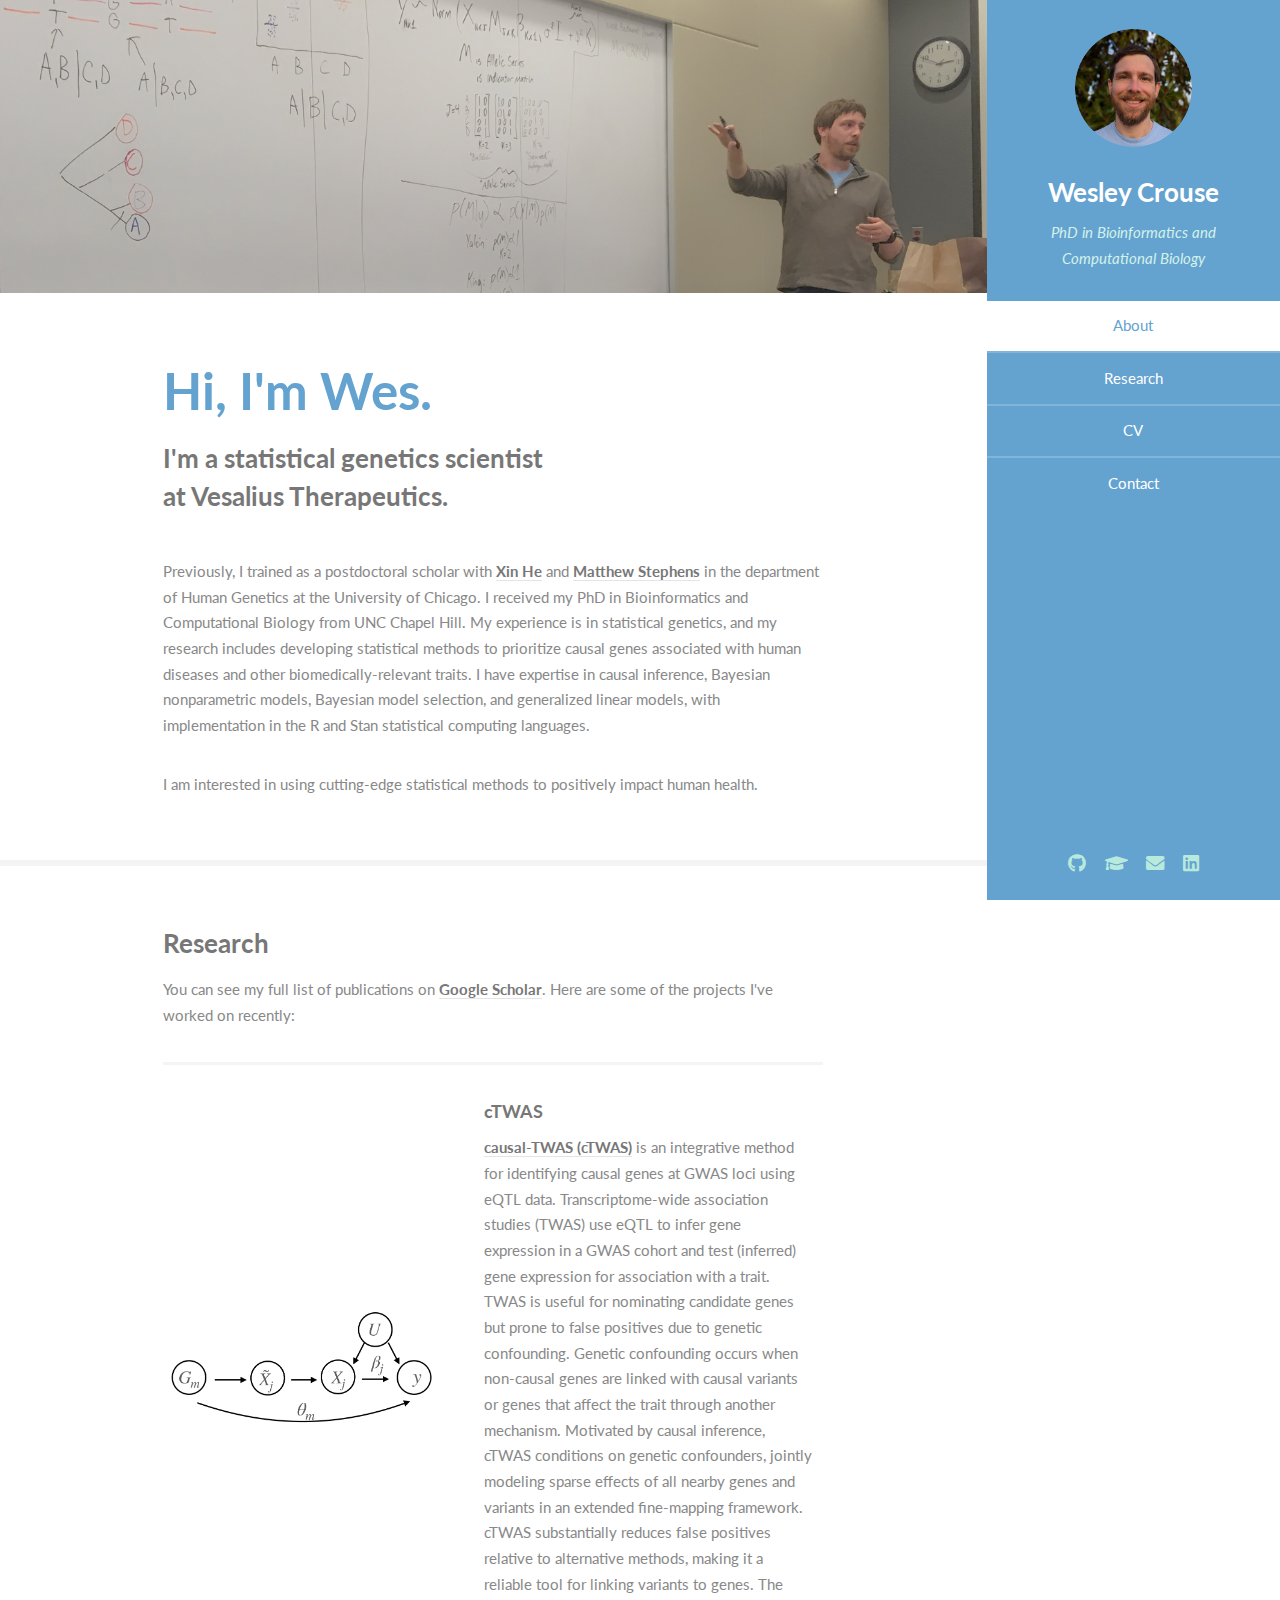
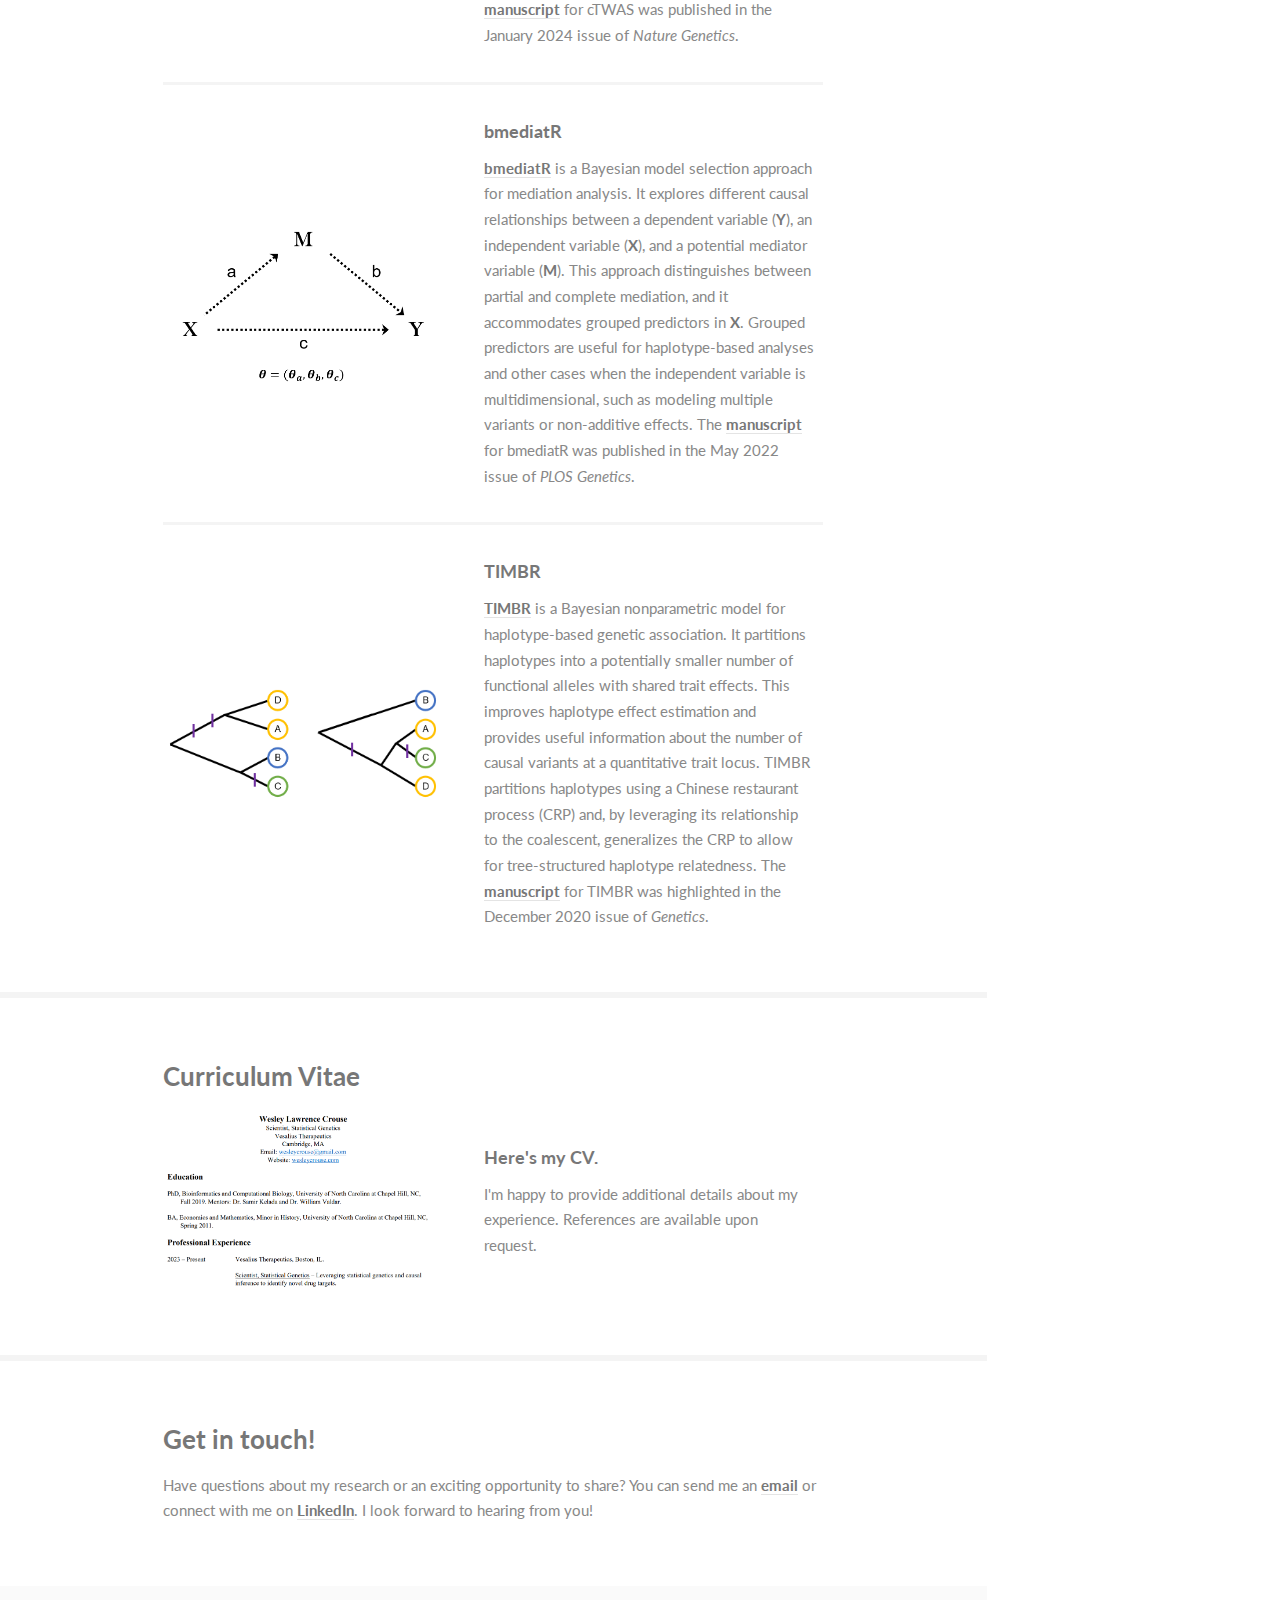
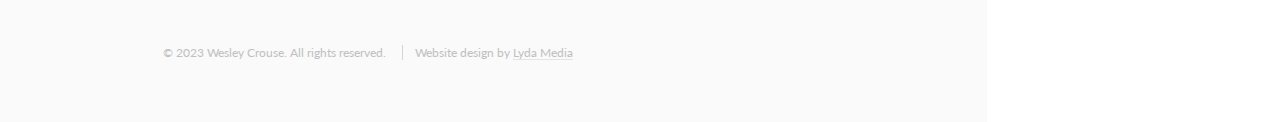
<file: index.html>
<!DOCTYPE html>
<!--
	Read Only by Pixelarity
	pixelarity.com | hello@pixelarity.com
	License: pixelarity.com/license
-->
<html>
  <head>
    <title>Wesley Crouse</title>
    <link rel="shortcut icon" type="image/jpg" href="./favicon.ico" />
    <meta charset="utf-8" />
    <meta
      name="viewport"
      content="width=device-width, initial-scale=1, user-scalable=no"
    />
    <link rel="stylesheet" href="assets/css/main.css" />
  </head>
  <body class="is-preload">
    <!-- Header -->
    <section id="header">
      <header>
        <span class="image avatar"><img src="images/avatar.jpg" alt="" /></span>
        <h1 id="logo"><a href="#">Wesley Crouse</a></h1>
        <p>PhD in Bioinformatics and Computational Biology</p>
      </header>
      <nav id="nav">
        <ul>
          <li><a href="#about" class="active">About</a></li>
          <li><a href="#research">Research</a></li>
          <li><a href="#cv">CV</a></li>
          <li><a href="#contact">Contact</a></li>
        </ul>
      </nav>
      <footer>
        <ul class="icons">
          <li>
            <a
              href="https://www.github.com/wesleycrouse"
              class="icon brands fa-github"
              ><span class="label">Github</span></a
            >
          </li>
          <li>
            <a
              href="https://scholar.google.com/citations?user=XFdX1R4AAAAJ&view_op=list_works&sortby=pubdate"
              class="icon solid fa-graduation-cap"
              ><span class="label">Google Scholar</span></a
            >
          </li>
		  <li>
            <a
              href="mailto:wesleycrouse@gmail.com"
              class="icon solid fa-envelope"
              ><span class="label">Email</span></a
            >
          </li>	
          <li>
            <a
              href="https://www.linkedin.com/in/wesleycrouse"
              class="icon brands fa-linkedin"
              ><span class="label">LinkedIn</span></a
            >
          </li>		  	  
        </ul>
      </footer>
    </section>

    <!-- Wrapper -->
    <div id="wrapper">
      <!-- Main -->
      <div id="main">
        <section id="about">
          <div class="image main" data-position="center">
            <img src="images/banner.jpg" alt="" />
          </div>
          <div class="container">
            <header class="major">
              <h2>Hi, I'm Wes.</h2>
              <p>
                I'm a statistical genetics scientist<br /> 
				at Vesalius Therapeutics.
              </p>
            </header>
            <p>
			  Previously, I trained as a postdoctoral scholar with
			  <b><a
                href="http://xinhelab.org/"
                >Xin He</a
              ></b>
			  and
			  <b><a
                href="https://stephenslab.uchicago.edu/"
                >Matthew Stephens</a
              ></b> 
			  in the department of Human Genetics at the University of Chicago. I received my PhD in Bioinformatics and Computational Biology from UNC Chapel Hill. My experience is in statistical genetics, and my research includes developing statistical methods to prioritize causal genes associated with human diseases and other biomedically-relevant traits. I have expertise in causal inference, Bayesian nonparametric models, Bayesian model selection, and generalized linear models, with implementation in the R and Stan statistical computing languages.
            </p>
            <p>
              I am interested in using cutting-edge statistical methods to positively impact human health.
            </p>
          </div>
        </section>

        <section id="research">
          <div class="container">
            <h3>Research</h3>
            <p>
              You can see my full list of publications on
              <b><a
                href="https://scholar.google.com/citations?user=XFdX1R4AAAAJ&view_op=list_works&sortby=pubdate"
                >Google Scholar</a
              ></b>. Here are some of the projects I've worked on recently:
            </p>
            <div class="features">
			  <article>
			  </article>
              <article>
                <a href="https://github.com/xinhe-lab/ctwas" class="image"
                  ><img src="images/cTWAS.png" alt=""
                /></a>
                <div class="inner">
                  <h4>cTWAS</h4>
                  <p>
                    <b><a
					  href="https://github.com/xinhe-lab/ctwas"
                      >causal-TWAS (cTWAS)</a
					></b>
					is an integrative method for identifying causal genes at GWAS loci using eQTL data. Transcriptome-wide association studies (TWAS) use eQTL to infer gene expression in a GWAS cohort and test (inferred) gene expression for association with a trait. TWAS is useful for nominating candidate genes but prone to false positives due to genetic confounding. Genetic confounding occurs when non-causal genes are linked with causal variants or genes that affect the trait through another mechanism. Motivated by causal inference, cTWAS conditions on genetic confounders, jointly modeling sparse effects of all nearby genes and variants in an extended fine-mapping framework. cTWAS substantially reduces false positives relative to alternative methods, making it a reliable tool for linking variants to genes. The 
					<b><a
					  href="https://doi.org/10.1038/s41588-023-01648-9"
                      >manuscript</a
					></b>
					for cTWAS was published in the January 2024 issue of <i>Nature Genetics</i>.
                  </p>
                </div>
              </article>
			  <article>
                <a href="https://github.com/wesleycrouse/bmediatR" class="image"
                  ><img src="images/bmediatR.png" alt=""
                /></a>
                <div class="inner">
                  <h4>bmediatR</h4>
                  <p>
                    <b><a
					  href="https://github.com/wesleycrouse/bmediatR"
                      >bmediatR</a
					></b>
					is a Bayesian model selection approach for mediation analysis.
					It explores different causal relationships between a dependent 
					variable (<b>Y</b>), an independent variable (<b>X</b>), and a 
					potential mediator variable (<b>M</b>). This approach distinguishes between partial and complete 
					mediation, and it accommodates grouped predictors in <b>X</b>. 
					Grouped predictors are useful for haplotype-based analyses and 
					other cases when the independent variable is multidimensional, 
					such as modeling multiple variants or non-additive effects. The 
					<b><a
					  href="https://doi.org/10.1534/genetics.120.303393"
                      >manuscript</a
					></b>
					for bmediatR was published in the May 2022 issue 
					of <i>PLOS Genetics</i>.
                  </p>
                </div>
              </article>
              <article>
                <a href="https://github.com/wesleycrouse/TIMBR" class="image"
                  ><img src="images/TIMBR.png" alt=""
                /></a>
                <div class="inner">
                  <h4>TIMBR</h4>
                  <p>
                    <b><a
					  href="https://github.com/wesleycrouse/TIMBR"
                      >TIMBR</a
					></b>
					is a Bayesian nonparametric model for haplotype-based 
					genetic association. It partitions haplotypes into a potentially 
					smaller number of functional alleles with shared trait effects. 
					This improves haplotype effect estimation and provides useful information 
					about the number of causal variants at a quantitative trait locus. 
					TIMBR partitions haplotypes using a Chinese restaurant process (CRP) and, 
					by leveraging its relationship to the coalescent, generalizes the CRP to 
					allow for tree-structured haplotype relatedness. The 
					<b><a
					  href="https://doi.org/10.1534/genetics.120.303393"
                      >manuscript</a
					></b>
					for TIMBR was highlighted in the December 2020 issue 
					of <i>Genetics</i>.
                  </p>
                </div>
              </article>
            </div>
          </div>
        </section>

        <section id="cv">
          <div class="container">
            <h3>Curriculum Vitae</h3>
            <div class="features">
              <article>
                <a href="./assets/wesley-crouse-cv.pdf" class="image"
                  ><img src="images/cv.png" alt=""
                /></a>
                <div class="inner">
                  <h4>
                    <a href="./assets/wesley-crouse-cv.pdf">Here</a>'s my CV.
                  </h4>
                  <p>I'm happy to provide additional details about my experience.
				     References are available upon request.</p>
                </div>
              </article>
            </div>
          </div>
        </section>

        <section id="contact">
          <div class="container">
            <h3>Get in touch!</h3>
			<p>
			  Have questions about my research or an exciting opportunity to share? 
			  You can send me an 
			  <b><a
                href="mailto:wesleycrouse@gmail.com"
                >email</a
              ></b> or
			  connect with me on 
			  <b><a
                href="https://www.linkedin.com/in/wesleycrouse"
                >LinkedIn</a
              ></b>.
			  I look forward to hearing from you!
			</p>
          </div>
        </section>
      </div>

      <!-- Footer -->
      <section id="footer">
        <div class="container">
          <ul class="copyright">
            <li>&copy; 2023 Wesley Crouse. All rights reserved.</li>
            <li>
              Website design by <a href="https://www.lyda.me">Lyda Media</a>
            </li>
          </ul>
        </div>
      </section>
    </div>

    <!-- Scripts -->
    <script src="assets/js/jquery.min.js"></script>
    <script src="assets/js/jquery.scrollex.min.js"></script>
    <script src="assets/js/jquery.scrolly.min.js"></script>
    <script src="assets/js/browser.min.js"></script>
    <script src="assets/js/breakpoints.min.js"></script>
    <script src="assets/js/util.js"></script>
    <script src="assets/js/main.js"></script>
  </body>
</html>
</file>
<file: assets/css/main.css>
@import url("fontawesome-all.min.css");
@import url("https://fonts.googleapis.com/css?family=Lato:400,400italic,700,700italic|Source+Code+Pro:400");

/*
	Read Only by Pixelarity
	pixelarity.com | hello@pixelarity.com
	License: pixelarity.com/license
*/

html, body, div, span, applet, object,
iframe, h1, h2, h3, h4, h5, h6, p, blockquote,
pre, a, abbr, acronym, address, big, cite,
code, del, dfn, em, img, ins, kbd, q, s, samp,
small, strike, strong, sub, sup, tt, var, b,
u, i, center, dl, dt, dd, ol, ul, li, fieldset,
form, label, legend, table, caption, tbody,
tfoot, thead, tr, th, td, article, aside,
canvas, details, embed, figure, figcaption,
footer, header, hgroup, menu, nav, output, ruby,
section, summary, time, mark, audio, video {
	margin: 0;
	padding: 0;
	border: 0;
	font-size: 100%;
	font: inherit;
	vertical-align: baseline;}

article, aside, details, figcaption, figure,
footer, header, hgroup, menu, nav, section {
	display: block;}

body {
	line-height: 1;
}

ol, ul {
	list-style: none;
}

blockquote, q {
	quotes: none;
}

	blockquote:before, blockquote:after, q:before, q:after {
		content: '';
		content: none;
	}

table {
	border-collapse: collapse;
	border-spacing: 0;
}

body {
	-webkit-text-size-adjust: none;
}

mark {
	background-color: transparent;
	color: inherit;
}

input::-moz-focus-inner {
	border: 0;
	padding: 0;
}

input, select, textarea {
	-moz-appearance: none;
	-webkit-appearance: none;
	-ms-appearance: none;
	appearance: none;
}

/* Basic */

	html {
		box-sizing: border-box;
	}

	*, *:before, *:after {
		box-sizing: inherit;
	}

	body {
		background: #fff;
	}

		body.is-preload *, body.is-preload *:before, body.is-preload *:after {
			-moz-animation: none !important;
			-webkit-animation: none !important;
			-ms-animation: none !important;
			animation: none !important;
			-moz-transition: none !important;
			-webkit-transition: none !important;
			-ms-transition: none !important;
			transition: none !important;
		}

	body, input, select, textarea {
		color: #888;
		font-family: "Lato", sans-serif;
		font-size: 16pt;
		font-weight: 400;
		line-height: 1.75em;
	}

	a {
		-moz-transition: color 0.2s ease-in-out, border-color 0.2s ease-in-out;
		-webkit-transition: color 0.2s ease-in-out, border-color 0.2s ease-in-out;
		-ms-transition: color 0.2s ease-in-out, border-color 0.2s ease-in-out;
		transition: color 0.2s ease-in-out, border-color 0.2s ease-in-out;
		border-bottom: solid 1px #e4e4e4;
		color: inherit;
		text-decoration: none;
	}

		a:hover {
			border-bottom-color: transparent;
			color: #64a2d0 !important;
		}

	strong, b {
		color: #777;
		font-weight: 700;
	}

	em, i {
		font-style: italic;
	}

	p {
		margin: 0 0 2.25em 0;
	}

	h1, h2, h3, h4, h5, h6 {
		color: #777;
		font-weight: 700;
		line-height: 1em;
		margin: 0 0 0.5625em 0;
	}

		h1 a, h2 a, h3 a, h4 a, h5 a, h6 a {
			border: 0;
			color: inherit;
			text-decoration: none;
		}

	h2 {
		font-size: 2em;
		line-height: 1.5em;
	}

	h3 {
		font-size: 1.75em;
		line-height: 1.5em;
	}

	h4 {
		font-size: 1.25em;
		line-height: 1.5em;
	}

	h5 {
		font-size: 0.9em;
		line-height: 1.5em;
	}

	h6 {
		font-size: 0.7em;
		line-height: 1.5em;
	}

	sub {
		font-size: 0.8em;
		position: relative;
		top: 0.5em;
	}

	sup {
		font-size: 0.8em;
		position: relative;
		top: -0.5em;
	}

	hr {
		border: 0;
		border-bottom: solid 2px #f4f4f4;
		margin: 2.25em 0;
	}

		hr.major {
			margin: 3.375em 0;
		}

	blockquote {
		border-left: solid 8px #e4e4e4;
		font-style: italic;
		margin: 0 0 2.25em 0;
		padding: 0.5em 0 0.5em 2em;
	}

	code {
		background: #555;
		border-radius: 5px;
		color: #fff;
		font-family: "Source Code Pro", monospace;
		font-size: 0.9em;
		margin: 0 0.25em;
		padding: 0.25em 0.65em;
	}

	pre {
		font-family: "Source Code Pro", monospace;
		font-size: 0.9em;
		margin: 0 0 2.25em 0;
	}

		pre code {
			-webkit-overflow-scrolling: touch;
			display: block;
			line-height: 1.5em;
			overflow-x: auto;
			padding: 1em 1.5em;
		}

	.align-left {
		text-align: left;
	}

	.align-center {
		text-align: center;
	}

	.align-right {
		text-align: right;
	}

/* Row */

	.row {
		display: flex;
		flex-wrap: wrap;
		box-sizing: border-box;
		align-items: stretch;
	}

		.row > * {
			box-sizing: border-box;
		}

		.row.gtr-uniform > * > :last-child {
			margin-bottom: 0;
		}

		.row.aln-left {
			justify-content: flex-start;
		}

		.row.aln-center {
			justify-content: center;
		}

		.row.aln-right {
			justify-content: flex-end;
		}

		.row.aln-top {
			align-items: flex-start;
		}

		.row.aln-middle {
			align-items: center;
		}

		.row.aln-bottom {
			align-items: flex-end;
		}

		.row > .imp {
			order: -1;
		}

		.row > .col-1 {
			width: 8.33333%;
		}

		.row > .off-1 {
			margin-left: 8.33333%;
		}

		.row > .col-2 {
			width: 16.66667%;
		}

		.row > .off-2 {
			margin-left: 16.66667%;
		}

		.row > .col-3 {
			width: 25%;
		}

		.row > .off-3 {
			margin-left: 25%;
		}

		.row > .col-4 {
			width: 33.33333%;
		}

		.row > .off-4 {
			margin-left: 33.33333%;
		}

		.row > .col-5 {
			width: 41.66667%;
		}

		.row > .off-5 {
			margin-left: 41.66667%;
		}

		.row > .col-6 {
			width: 50%;
		}

		.row > .off-6 {
			margin-left: 50%;
		}

		.row > .col-7 {
			width: 58.33333%;
		}

		.row > .off-7 {
			margin-left: 58.33333%;
		}

		.row > .col-8 {
			width: 66.66667%;
		}

		.row > .off-8 {
			margin-left: 66.66667%;
		}

		.row > .col-9 {
			width: 75%;
		}

		.row > .off-9 {
			margin-left: 75%;
		}

		.row > .col-10 {
			width: 83.33333%;
		}

		.row > .off-10 {
			margin-left: 83.33333%;
		}

		.row > .col-11 {
			width: 91.66667%;
		}

		.row > .off-11 {
			margin-left: 91.66667%;
		}

		.row > .col-12 {
			width: 100%;
		}

		.row > .off-12 {
			margin-left: 100%;
		}

		.row.gtr-0 {
			margin-top: 0;
			margin-left: 0em;
		}

			.row.gtr-0 > * {
				padding: 0 0 0 0em;
			}

			.row.gtr-0.gtr-uniform {
				margin-top: 0em;
			}

				.row.gtr-0.gtr-uniform > * {
					padding-top: 0em;
				}

		.row.gtr-25 {
			margin-top: 0;
			margin-left: -0.5em;
		}

			.row.gtr-25 > * {
				padding: 0 0 0 0.5em;
			}

			.row.gtr-25.gtr-uniform {
				margin-top: -0.5em;
			}

				.row.gtr-25.gtr-uniform > * {
					padding-top: 0.5em;
				}

		.row.gtr-50 {
			margin-top: 0;
			margin-left: -1em;
		}

			.row.gtr-50 > * {
				padding: 0 0 0 1em;
			}

			.row.gtr-50.gtr-uniform {
				margin-top: -1em;
			}

				.row.gtr-50.gtr-uniform > * {
					padding-top: 1em;
				}

		.row {
			margin-top: 0;
			margin-left: -2em;
		}

			.row > * {
				padding: 0 0 0 2em;
			}

			.row.gtr-uniform {
				margin-top: -2em;
			}

				.row.gtr-uniform > * {
					padding-top: 2em;
				}

		.row.gtr-150 {
			margin-top: 0;
			margin-left: -3em;
		}

			.row.gtr-150 > * {
				padding: 0 0 0 3em;
			}

			.row.gtr-150.gtr-uniform {
				margin-top: -3em;
			}

				.row.gtr-150.gtr-uniform > * {
					padding-top: 3em;
				}

		.row.gtr-200 {
			margin-top: 0;
			margin-left: -4em;
		}

			.row.gtr-200 > * {
				padding: 0 0 0 4em;
			}

			.row.gtr-200.gtr-uniform {
				margin-top: -4em;
			}

				.row.gtr-200.gtr-uniform > * {
					padding-top: 4em;
				}

		@media screen and (max-width: 1680px) {

			.row {
				display: flex;
				flex-wrap: wrap;
				box-sizing: border-box;
				align-items: stretch;
			}

				.row > * {
					box-sizing: border-box;
				}

				.row.gtr-uniform > * > :last-child {
					margin-bottom: 0;
				}

				.row.aln-left {
					justify-content: flex-start;
				}

				.row.aln-center {
					justify-content: center;
				}

				.row.aln-right {
					justify-content: flex-end;
				}

				.row.aln-top {
					align-items: flex-start;
				}

				.row.aln-middle {
					align-items: center;
				}

				.row.aln-bottom {
					align-items: flex-end;
				}

				.row > .imp-xlarge {
					order: -1;
				}

				.row > .col-1-xlarge {
					width: 8.33333%;
				}

				.row > .off-1-xlarge {
					margin-left: 8.33333%;
				}

				.row > .col-2-xlarge {
					width: 16.66667%;
				}

				.row > .off-2-xlarge {
					margin-left: 16.66667%;
				}

				.row > .col-3-xlarge {
					width: 25%;
				}

				.row > .off-3-xlarge {
					margin-left: 25%;
				}

				.row > .col-4-xlarge {
					width: 33.33333%;
				}

				.row > .off-4-xlarge {
					margin-left: 33.33333%;
				}

				.row > .col-5-xlarge {
					width: 41.66667%;
				}

				.row > .off-5-xlarge {
					margin-left: 41.66667%;
				}

				.row > .col-6-xlarge {
					width: 50%;
				}

				.row > .off-6-xlarge {
					margin-left: 50%;
				}

				.row > .col-7-xlarge {
					width: 58.33333%;
				}

				.row > .off-7-xlarge {
					margin-left: 58.33333%;
				}

				.row > .col-8-xlarge {
					width: 66.66667%;
				}

				.row > .off-8-xlarge {
					margin-left: 66.66667%;
				}

				.row > .col-9-xlarge {
					width: 75%;
				}

				.row > .off-9-xlarge {
					margin-left: 75%;
				}

				.row > .col-10-xlarge {
					width: 83.33333%;
				}

				.row > .off-10-xlarge {
					margin-left: 83.33333%;
				}

				.row > .col-11-xlarge {
					width: 91.66667%;
				}

				.row > .off-11-xlarge {
					margin-left: 91.66667%;
				}

				.row > .col-12-xlarge {
					width: 100%;
				}

				.row > .off-12-xlarge {
					margin-left: 100%;
				}

				.row.gtr-0 {
					margin-top: 0;
					margin-left: 0em;
				}

					.row.gtr-0 > * {
						padding: 0 0 0 0em;
					}

					.row.gtr-0.gtr-uniform {
						margin-top: 0em;
					}

						.row.gtr-0.gtr-uniform > * {
							padding-top: 0em;
						}

				.row.gtr-25 {
					margin-top: 0;
					margin-left: -0.5em;
				}

					.row.gtr-25 > * {
						padding: 0 0 0 0.5em;
					}

					.row.gtr-25.gtr-uniform {
						margin-top: -0.5em;
					}

						.row.gtr-25.gtr-uniform > * {
							padding-top: 0.5em;
						}

				.row.gtr-50 {
					margin-top: 0;
					margin-left: -1em;
				}

					.row.gtr-50 > * {
						padding: 0 0 0 1em;
					}

					.row.gtr-50.gtr-uniform {
						margin-top: -1em;
					}

						.row.gtr-50.gtr-uniform > * {
							padding-top: 1em;
						}

				.row {
					margin-top: 0;
					margin-left: -2em;
				}

					.row > * {
						padding: 0 0 0 2em;
					}

					.row.gtr-uniform {
						margin-top: -2em;
					}

						.row.gtr-uniform > * {
							padding-top: 2em;
						}

				.row.gtr-150 {
					margin-top: 0;
					margin-left: -3em;
				}

					.row.gtr-150 > * {
						padding: 0 0 0 3em;
					}

					.row.gtr-150.gtr-uniform {
						margin-top: -3em;
					}

						.row.gtr-150.gtr-uniform > * {
							padding-top: 3em;
						}

				.row.gtr-200 {
					margin-top: 0;
					margin-left: -4em;
				}

					.row.gtr-200 > * {
						padding: 0 0 0 4em;
					}

					.row.gtr-200.gtr-uniform {
						margin-top: -4em;
					}

						.row.gtr-200.gtr-uniform > * {
							padding-top: 4em;
						}

		}

		@media screen and (max-width: 1280px) {

			.row {
				display: flex;
				flex-wrap: wrap;
				box-sizing: border-box;
				align-items: stretch;
			}

				.row > * {
					box-sizing: border-box;
				}

				.row.gtr-uniform > * > :last-child {
					margin-bottom: 0;
				}

				.row.aln-left {
					justify-content: flex-start;
				}

				.row.aln-center {
					justify-content: center;
				}

				.row.aln-right {
					justify-content: flex-end;
				}

				.row.aln-top {
					align-items: flex-start;
				}

				.row.aln-middle {
					align-items: center;
				}

				.row.aln-bottom {
					align-items: flex-end;
				}

				.row > .imp-large {
					order: -1;
				}

				.row > .col-1-large {
					width: 8.33333%;
				}

				.row > .off-1-large {
					margin-left: 8.33333%;
				}

				.row > .col-2-large {
					width: 16.66667%;
				}

				.row > .off-2-large {
					margin-left: 16.66667%;
				}

				.row > .col-3-large {
					width: 25%;
				}

				.row > .off-3-large {
					margin-left: 25%;
				}

				.row > .col-4-large {
					width: 33.33333%;
				}

				.row > .off-4-large {
					margin-left: 33.33333%;
				}

				.row > .col-5-large {
					width: 41.66667%;
				}

				.row > .off-5-large {
					margin-left: 41.66667%;
				}

				.row > .col-6-large {
					width: 50%;
				}

				.row > .off-6-large {
					margin-left: 50%;
				}

				.row > .col-7-large {
					width: 58.33333%;
				}

				.row > .off-7-large {
					margin-left: 58.33333%;
				}

				.row > .col-8-large {
					width: 66.66667%;
				}

				.row > .off-8-large {
					margin-left: 66.66667%;
				}

				.row > .col-9-large {
					width: 75%;
				}

				.row > .off-9-large {
					margin-left: 75%;
				}

				.row > .col-10-large {
					width: 83.33333%;
				}

				.row > .off-10-large {
					margin-left: 83.33333%;
				}

				.row > .col-11-large {
					width: 91.66667%;
				}

				.row > .off-11-large {
					margin-left: 91.66667%;
				}

				.row > .col-12-large {
					width: 100%;
				}

				.row > .off-12-large {
					margin-left: 100%;
				}

				.row.gtr-0 {
					margin-top: 0;
					margin-left: 0em;
				}

					.row.gtr-0 > * {
						padding: 0 0 0 0em;
					}

					.row.gtr-0.gtr-uniform {
						margin-top: 0em;
					}

						.row.gtr-0.gtr-uniform > * {
							padding-top: 0em;
						}

				.row.gtr-25 {
					margin-top: 0;
					margin-left: -0.375em;
				}

					.row.gtr-25 > * {
						padding: 0 0 0 0.375em;
					}

					.row.gtr-25.gtr-uniform {
						margin-top: -0.375em;
					}

						.row.gtr-25.gtr-uniform > * {
							padding-top: 0.375em;
						}

				.row.gtr-50 {
					margin-top: 0;
					margin-left: -0.75em;
				}

					.row.gtr-50 > * {
						padding: 0 0 0 0.75em;
					}

					.row.gtr-50.gtr-uniform {
						margin-top: -0.75em;
					}

						.row.gtr-50.gtr-uniform > * {
							padding-top: 0.75em;
						}

				.row {
					margin-top: 0;
					margin-left: -1.5em;
				}

					.row > * {
						padding: 0 0 0 1.5em;
					}

					.row.gtr-uniform {
						margin-top: -1.5em;
					}

						.row.gtr-uniform > * {
							padding-top: 1.5em;
						}

				.row.gtr-150 {
					margin-top: 0;
					margin-left: -2.25em;
				}

					.row.gtr-150 > * {
						padding: 0 0 0 2.25em;
					}

					.row.gtr-150.gtr-uniform {
						margin-top: -2.25em;
					}

						.row.gtr-150.gtr-uniform > * {
							padding-top: 2.25em;
						}

				.row.gtr-200 {
					margin-top: 0;
					margin-left: -3em;
				}

					.row.gtr-200 > * {
						padding: 0 0 0 3em;
					}

					.row.gtr-200.gtr-uniform {
						margin-top: -3em;
					}

						.row.gtr-200.gtr-uniform > * {
							padding-top: 3em;
						}

		}

		@media screen and (max-width: 1024px) {

			.row {
				display: flex;
				flex-wrap: wrap;
				box-sizing: border-box;
				align-items: stretch;
			}

				.row > * {
					box-sizing: border-box;
				}

				.row.gtr-uniform > * > :last-child {
					margin-bottom: 0;
				}

				.row.aln-left {
					justify-content: flex-start;
				}

				.row.aln-center {
					justify-content: center;
				}

				.row.aln-right {
					justify-content: flex-end;
				}

				.row.aln-top {
					align-items: flex-start;
				}

				.row.aln-middle {
					align-items: center;
				}

				.row.aln-bottom {
					align-items: flex-end;
				}

				.row > .imp-medium {
					order: -1;
				}

				.row > .col-1-medium {
					width: 8.33333%;
				}

				.row > .off-1-medium {
					margin-left: 8.33333%;
				}

				.row > .col-2-medium {
					width: 16.66667%;
				}

				.row > .off-2-medium {
					margin-left: 16.66667%;
				}

				.row > .col-3-medium {
					width: 25%;
				}

				.row > .off-3-medium {
					margin-left: 25%;
				}

				.row > .col-4-medium {
					width: 33.33333%;
				}

				.row > .off-4-medium {
					margin-left: 33.33333%;
				}

				.row > .col-5-medium {
					width: 41.66667%;
				}

				.row > .off-5-medium {
					margin-left: 41.66667%;
				}

				.row > .col-6-medium {
					width: 50%;
				}

				.row > .off-6-medium {
					margin-left: 50%;
				}

				.row > .col-7-medium {
					width: 58.33333%;
				}

				.row > .off-7-medium {
					margin-left: 58.33333%;
				}

				.row > .col-8-medium {
					width: 66.66667%;
				}

				.row > .off-8-medium {
					margin-left: 66.66667%;
				}

				.row > .col-9-medium {
					width: 75%;
				}

				.row > .off-9-medium {
					margin-left: 75%;
				}

				.row > .col-10-medium {
					width: 83.33333%;
				}

				.row > .off-10-medium {
					margin-left: 83.33333%;
				}

				.row > .col-11-medium {
					width: 91.66667%;
				}

				.row > .off-11-medium {
					margin-left: 91.66667%;
				}

				.row > .col-12-medium {
					width: 100%;
				}

				.row > .off-12-medium {
					margin-left: 100%;
				}

				.row.gtr-0 {
					margin-top: 0;
					margin-left: 0em;
				}

					.row.gtr-0 > * {
						padding: 0 0 0 0em;
					}

					.row.gtr-0.gtr-uniform {
						margin-top: 0em;
					}

						.row.gtr-0.gtr-uniform > * {
							padding-top: 0em;
						}

				.row.gtr-25 {
					margin-top: 0;
					margin-left: -0.375em;
				}

					.row.gtr-25 > * {
						padding: 0 0 0 0.375em;
					}

					.row.gtr-25.gtr-uniform {
						margin-top: -0.375em;
					}

						.row.gtr-25.gtr-uniform > * {
							padding-top: 0.375em;
						}

				.row.gtr-50 {
					margin-top: 0;
					margin-left: -0.75em;
				}

					.row.gtr-50 > * {
						padding: 0 0 0 0.75em;
					}

					.row.gtr-50.gtr-uniform {
						margin-top: -0.75em;
					}

						.row.gtr-50.gtr-uniform > * {
							padding-top: 0.75em;
						}

				.row {
					margin-top: 0;
					margin-left: -1.5em;
				}

					.row > * {
						padding: 0 0 0 1.5em;
					}

					.row.gtr-uniform {
						margin-top: -1.5em;
					}

						.row.gtr-uniform > * {
							padding-top: 1.5em;
						}

				.row.gtr-150 {
					margin-top: 0;
					margin-left: -2.25em;
				}

					.row.gtr-150 > * {
						padding: 0 0 0 2.25em;
					}

					.row.gtr-150.gtr-uniform {
						margin-top: -2.25em;
					}

						.row.gtr-150.gtr-uniform > * {
							padding-top: 2.25em;
						}

				.row.gtr-200 {
					margin-top: 0;
					margin-left: -3em;
				}

					.row.gtr-200 > * {
						padding: 0 0 0 3em;
					}

					.row.gtr-200.gtr-uniform {
						margin-top: -3em;
					}

						.row.gtr-200.gtr-uniform > * {
							padding-top: 3em;
						}

		}

		@media screen and (max-width: 736px) {

			.row {
				display: flex;
				flex-wrap: wrap;
				box-sizing: border-box;
				align-items: stretch;
			}

				.row > * {
					box-sizing: border-box;
				}

				.row.gtr-uniform > * > :last-child {
					margin-bottom: 0;
				}

				.row.aln-left {
					justify-content: flex-start;
				}

				.row.aln-center {
					justify-content: center;
				}

				.row.aln-right {
					justify-content: flex-end;
				}

				.row.aln-top {
					align-items: flex-start;
				}

				.row.aln-middle {
					align-items: center;
				}

				.row.aln-bottom {
					align-items: flex-end;
				}

				.row > .imp-small {
					order: -1;
				}

				.row > .col-1-small {
					width: 8.33333%;
				}

				.row > .off-1-small {
					margin-left: 8.33333%;
				}

				.row > .col-2-small {
					width: 16.66667%;
				}

				.row > .off-2-small {
					margin-left: 16.66667%;
				}

				.row > .col-3-small {
					width: 25%;
				}

				.row > .off-3-small {
					margin-left: 25%;
				}

				.row > .col-4-small {
					width: 33.33333%;
				}

				.row > .off-4-small {
					margin-left: 33.33333%;
				}

				.row > .col-5-small {
					width: 41.66667%;
				}

				.row > .off-5-small {
					margin-left: 41.66667%;
				}

				.row > .col-6-small {
					width: 50%;
				}

				.row > .off-6-small {
					margin-left: 50%;
				}

				.row > .col-7-small {
					width: 58.33333%;
				}

				.row > .off-7-small {
					margin-left: 58.33333%;
				}

				.row > .col-8-small {
					width: 66.66667%;
				}

				.row > .off-8-small {
					margin-left: 66.66667%;
				}

				.row > .col-9-small {
					width: 75%;
				}

				.row > .off-9-small {
					margin-left: 75%;
				}

				.row > .col-10-small {
					width: 83.33333%;
				}

				.row > .off-10-small {
					margin-left: 83.33333%;
				}

				.row > .col-11-small {
					width: 91.66667%;
				}

				.row > .off-11-small {
					margin-left: 91.66667%;
				}

				.row > .col-12-small {
					width: 100%;
				}

				.row > .off-12-small {
					margin-left: 100%;
				}

				.row.gtr-0 {
					margin-top: 0;
					margin-left: 0em;
				}

					.row.gtr-0 > * {
						padding: 0 0 0 0em;
					}

					.row.gtr-0.gtr-uniform {
						margin-top: 0em;
					}

						.row.gtr-0.gtr-uniform > * {
							padding-top: 0em;
						}

				.row.gtr-25 {
					margin-top: 0;
					margin-left: -0.3125em;
				}

					.row.gtr-25 > * {
						padding: 0 0 0 0.3125em;
					}

					.row.gtr-25.gtr-uniform {
						margin-top: -0.3125em;
					}

						.row.gtr-25.gtr-uniform > * {
							padding-top: 0.3125em;
						}

				.row.gtr-50 {
					margin-top: 0;
					margin-left: -0.625em;
				}

					.row.gtr-50 > * {
						padding: 0 0 0 0.625em;
					}

					.row.gtr-50.gtr-uniform {
						margin-top: -0.625em;
					}

						.row.gtr-50.gtr-uniform > * {
							padding-top: 0.625em;
						}

				.row {
					margin-top: 0;
					margin-left: -1.25em;
				}

					.row > * {
						padding: 0 0 0 1.25em;
					}

					.row.gtr-uniform {
						margin-top: -1.25em;
					}

						.row.gtr-uniform > * {
							padding-top: 1.25em;
						}

				.row.gtr-150 {
					margin-top: 0;
					margin-left: -1.875em;
				}

					.row.gtr-150 > * {
						padding: 0 0 0 1.875em;
					}

					.row.gtr-150.gtr-uniform {
						margin-top: -1.875em;
					}

						.row.gtr-150.gtr-uniform > * {
							padding-top: 1.875em;
						}

				.row.gtr-200 {
					margin-top: 0;
					margin-left: -2.5em;
				}

					.row.gtr-200 > * {
						padding: 0 0 0 2.5em;
					}

					.row.gtr-200.gtr-uniform {
						margin-top: -2.5em;
					}

						.row.gtr-200.gtr-uniform > * {
							padding-top: 2.5em;
						}

		}

		@media screen and (max-width: 480px) {

			.row {
				display: flex;
				flex-wrap: wrap;
				box-sizing: border-box;
				align-items: stretch;
			}

				.row > * {
					box-sizing: border-box;
				}

				.row.gtr-uniform > * > :last-child {
					margin-bottom: 0;
				}

				.row.aln-left {
					justify-content: flex-start;
				}

				.row.aln-center {
					justify-content: center;
				}

				.row.aln-right {
					justify-content: flex-end;
				}

				.row.aln-top {
					align-items: flex-start;
				}

				.row.aln-middle {
					align-items: center;
				}

				.row.aln-bottom {
					align-items: flex-end;
				}

				.row > .imp-xsmall {
					order: -1;
				}

				.row > .col-1-xsmall {
					width: 8.33333%;
				}

				.row > .off-1-xsmall {
					margin-left: 8.33333%;
				}

				.row > .col-2-xsmall {
					width: 16.66667%;
				}

				.row > .off-2-xsmall {
					margin-left: 16.66667%;
				}

				.row > .col-3-xsmall {
					width: 25%;
				}

				.row > .off-3-xsmall {
					margin-left: 25%;
				}

				.row > .col-4-xsmall {
					width: 33.33333%;
				}

				.row > .off-4-xsmall {
					margin-left: 33.33333%;
				}

				.row > .col-5-xsmall {
					width: 41.66667%;
				}

				.row > .off-5-xsmall {
					margin-left: 41.66667%;
				}

				.row > .col-6-xsmall {
					width: 50%;
				}

				.row > .off-6-xsmall {
					margin-left: 50%;
				}

				.row > .col-7-xsmall {
					width: 58.33333%;
				}

				.row > .off-7-xsmall {
					margin-left: 58.33333%;
				}

				.row > .col-8-xsmall {
					width: 66.66667%;
				}

				.row > .off-8-xsmall {
					margin-left: 66.66667%;
				}

				.row > .col-9-xsmall {
					width: 75%;
				}

				.row > .off-9-xsmall {
					margin-left: 75%;
				}

				.row > .col-10-xsmall {
					width: 83.33333%;
				}

				.row > .off-10-xsmall {
					margin-left: 83.33333%;
				}

				.row > .col-11-xsmall {
					width: 91.66667%;
				}

				.row > .off-11-xsmall {
					margin-left: 91.66667%;
				}

				.row > .col-12-xsmall {
					width: 100%;
				}

				.row > .off-12-xsmall {
					margin-left: 100%;
				}

				.row.gtr-0 {
					margin-top: 0;
					margin-left: 0em;
				}

					.row.gtr-0 > * {
						padding: 0 0 0 0em;
					}

					.row.gtr-0.gtr-uniform {
						margin-top: 0em;
					}

						.row.gtr-0.gtr-uniform > * {
							padding-top: 0em;
						}

				.row.gtr-25 {
					margin-top: 0;
					margin-left: -0.3125em;
				}

					.row.gtr-25 > * {
						padding: 0 0 0 0.3125em;
					}

					.row.gtr-25.gtr-uniform {
						margin-top: -0.3125em;
					}

						.row.gtr-25.gtr-uniform > * {
							padding-top: 0.3125em;
						}

				.row.gtr-50 {
					margin-top: 0;
					margin-left: -0.625em;
				}

					.row.gtr-50 > * {
						padding: 0 0 0 0.625em;
					}

					.row.gtr-50.gtr-uniform {
						margin-top: -0.625em;
					}

						.row.gtr-50.gtr-uniform > * {
							padding-top: 0.625em;
						}

				.row {
					margin-top: 0;
					margin-left: -1.25em;
				}

					.row > * {
						padding: 0 0 0 1.25em;
					}

					.row.gtr-uniform {
						margin-top: -1.25em;
					}

						.row.gtr-uniform > * {
							padding-top: 1.25em;
						}

				.row.gtr-150 {
					margin-top: 0;
					margin-left: -1.875em;
				}

					.row.gtr-150 > * {
						padding: 0 0 0 1.875em;
					}

					.row.gtr-150.gtr-uniform {
						margin-top: -1.875em;
					}

						.row.gtr-150.gtr-uniform > * {
							padding-top: 1.875em;
						}

				.row.gtr-200 {
					margin-top: 0;
					margin-left: -2.5em;
				}

					.row.gtr-200 > * {
						padding: 0 0 0 2.5em;
					}

					.row.gtr-200.gtr-uniform {
						margin-top: -2.5em;
					}

						.row.gtr-200.gtr-uniform > * {
							padding-top: 2.5em;
						}

		}

/* Container */

	.container {
		margin: 0 auto;
		max-width: calc(100% - 4.5em);
		width: 45em;
	}

		.container.xsmall {
			width: 11.25em;
		}

		.container.small {
			width: 22.5em;
		}

		.container.medium {
			width: 33.75em;
		}

		.container.large {
			width: 56.25em;
		}

		.container.xlarge {
			width: 67.5em;
		}

		.container.max {
			width: 100%;
		}

		@media screen and (max-width: 1024px) {

			.container {
				width: 100% !important;
			}

		}

		@media screen and (max-width: 480px) {

			.container {
				max-width: calc(100% - 3.375em);
			}

		}

/* Section/Article */

	section.special, article.special {
		text-align: center;
	}

	header p {
		color: #aaa;
		position: relative;
		margin: 0 0 1.6875em 0;
	}

	header h2 + p {
		font-size: 1.25em;
		margin-top: -0.5em;
		line-height: 1.5em;
	}

	header h3 + p {
		font-size: 1.1em;
		margin-top: -0.35em;
		line-height: 1.5em;
	}

	header h4 + p,
	header h5 + p,
	header h6 + p {
		font-size: 0.9em;
		margin-top: -0.25em;
		line-height: 1.5em;
	}

	header.major h2 {
		color: #64a2d0;
		font-size: 3.5em;
	}

		header.major h2 + p {
			color: #777;
			font-size: 1.75em;
			font-weight: 700;
			margin-top: -0.75em;
		}

/* Form */

	form {
		margin: 0 0 2.25em 0;
	}

	label {
		color: #777;
		display: block;
		font-size: 0.9em;
		font-weight: 700;
		margin: 0 0 1.125em 0;
	}

	input::-moz-focus-inner {
		border: 0;
		padding: 0;
	}

	input[type="text"],
	input[type="password"],
	input[type="email"],
	select,
	textarea {
		-moz-appearance: none;
		-webkit-appearance: none;
		-ms-appearance: none;
		appearance: none;
		border-radius: 5px;
		border: none;
		border: solid 2px #e4e4e4;
		color: inherit;
		display: block;
		outline: 0;
		padding: 0 1em;
		text-decoration: none;
		width: 100%;
	}

		input[type="text"]:invalid,
		input[type="password"]:invalid,
		input[type="email"]:invalid,
		select:invalid,
		textarea:invalid {
			box-shadow: none;
		}

		input[type="text"]:focus,
		input[type="password"]:focus,
		input[type="email"]:focus,
		select:focus,
		textarea:focus {
			border-color: #64a2d0;
		}

	select {
		background-image: url("data:image/svg+xml;charset=utf8,%3Csvg xmlns='http://www.w3.org/2000/svg' width='40' height='40' preserveAspectRatio='none' viewBox='0 0 40 40'%3E%3Cpath d='M9.4,12.3l10.4,10.4l10.4-10.4c0.2-0.2,0.5-0.4,0.9-0.4c0.3,0,0.6,0.1,0.9,0.4l3.3,3.3c0.2,0.2,0.4,0.5,0.4,0.9 c0,0.4-0.1,0.6-0.4,0.9L20.7,31.9c-0.2,0.2-0.5,0.4-0.9,0.4c-0.3,0-0.6-0.1-0.9-0.4L4.3,17.3c-0.2-0.2-0.4-0.5-0.4-0.9 c0-0.4,0.1-0.6,0.4-0.9l3.3-3.3c0.2-0.2,0.5-0.4,0.9-0.4S9.1,12.1,9.4,12.3z' fill='%23e4e4e4' /%3E%3C/svg%3E");
		background-size: 1.25em;
		background-repeat: no-repeat;
		background-position: calc(100% - 1em) center;
		height: 2.75em;
		padding-right: 2.75em;
		text-overflow: ellipsis;
	}

		select option {
			color: #777;
			background: #fff;
		}

		select:focus::-ms-value {
			background-color: transparent;
		}

		select::-ms-expand {
			display: none;
		}

	input[type="text"],
	input[type="password"],
	input[type="email"],
	select {
		height: 2.75em;
	}

	textarea {
		padding: 0.75em 1em;
	}

	input[type="checkbox"],
	input[type="radio"] {
		-moz-appearance: none;
		-webkit-appearance: none;
		-ms-appearance: none;
		appearance: none;
		display: block;
		float: left;
		margin-right: -2em;
		opacity: 0;
		width: 1em;
		z-index: -1;
	}

		input[type="checkbox"] + label,
		input[type="radio"] + label {
			text-decoration: none;
			color: #888;
			cursor: pointer;
			display: inline-block;
			font-size: 1em;
			font-weight: 400;
			padding-left: 2.4em;
			padding-right: 0.75em;
			position: relative;
		}

			input[type="checkbox"] + label:before,
			input[type="radio"] + label:before {
				-moz-osx-font-smoothing: grayscale;
				-webkit-font-smoothing: antialiased;
				display: inline-block;
				font-style: normal;
				font-variant: normal;
				text-rendering: auto;
				line-height: 1;
				text-transform: none !important;
				font-family: 'Font Awesome 5 Free';
				font-weight: 900;
			}

			input[type="checkbox"] + label:before,
			input[type="radio"] + label:before {
				background: #fafafa;
				border-radius: 5px;
				border: solid 2px #e4e4e4;
				content: '';
				display: inline-block;
				font-size: 0.8em;
				height: 2.0625em;
				left: 0;
				line-height: 2.0625em;
				position: absolute;
				text-align: center;
				top: 0;
				width: 2.0625em;
			}

		input[type="checkbox"]:checked + label:before,
		input[type="radio"]:checked + label:before {
			background: #989898;
			border-color: #989898;
			color: #ffffff;
			content: '\f00c';
		}

		input[type="checkbox"]:focus + label:before,
		input[type="radio"]:focus + label:before {
			border-color: #64a2d0;
		}

	input[type="checkbox"] + label:before {
		border-radius: 5px;
	}

	input[type="radio"] + label:before {
		border-radius: 100%;
	}

	::-webkit-input-placeholder {
		color: #aaa !important;
		font-style: italic;
		opacity: 1.0;
	}

	:-moz-placeholder {
		color: #aaa !important;
		font-style: italic;
		opacity: 1.0;
	}

	::-moz-placeholder {
		color: #aaa !important;
		font-style: italic;
		opacity: 1.0;
	}

	:-ms-input-placeholder {
		color: #aaa !important;
		font-style: italic;
		opacity: 1.0;
	}

/* Box */

	.box {
		border-radius: 5px;
		border: solid 2px #e4e4e4;
		margin-bottom: 2.25em;
		padding: 1.5em;
	}

		.box > :last-child,
		.box > :last-child > :last-child,
		.box > :last-child > :last-child > :last-child {
			margin-bottom: 0;
		}

		.box.alt {
			border: 0;
			border-radius: 0;
			padding: 0;
		}

/* Icon */

	.icon {
		text-decoration: none;
		border-bottom: none;
		position: relative;
	}

		.icon:before {
			-moz-osx-font-smoothing: grayscale;
			-webkit-font-smoothing: antialiased;
			display: inline-block;
			font-style: normal;
			font-variant: normal;
			text-rendering: auto;
			line-height: 1;
			text-transform: none !important;
			font-family: 'Font Awesome 5 Free';
			font-weight: 400;
		}

		.icon > .label {
			display: none;
		}

		.icon:before {
			line-height: inherit;
		}

		.icon.solid:before {
			font-weight: 900;
		}

		.icon.brands:before {
			font-family: 'Font Awesome 5 Brands';
		}

/* Image */

	.image {
		border-radius: 5px;
		border: 0;
		display: inline-block;
		position: relative;
	}

		.image[data-position] img {
			-moz-object-fit: cover;
			-webkit-object-fit: cover;
			-ms-object-fit: cover;
			object-fit: cover;
			display: block;
			position: absolute;
			top: 0;
			left: 0;
			width: 100%;
			height: 100%;
		}

		.image[data-position="top left"] img {
			-moz-object-position: top left;
			-webkit-object-position: top left;
			-ms-object-position: top left;
			object-position: top left;
		}

		.image[data-position="top"] img {
			-moz-object-position: top;
			-webkit-object-position: top;
			-ms-object-position: top;
			object-position: top;
		}

		.image[data-position="top right"] img {
			-moz-object-position: top right;
			-webkit-object-position: top right;
			-ms-object-position: top right;
			object-position: top right;
		}

		.image[data-position="right"] img {
			-moz-object-position: right;
			-webkit-object-position: right;
			-ms-object-position: right;
			object-position: right;
		}

		.image[data-position="bottom right"] img {
			-moz-object-position: bottom right;
			-webkit-object-position: bottom right;
			-ms-object-position: bottom right;
			object-position: bottom right;
		}

		.image[data-position="bottom"] img {
			-moz-object-position: bottom;
			-webkit-object-position: bottom;
			-ms-object-position: bottom;
			object-position: bottom;
		}

		.image[data-position="bottom left"] img {
			-moz-object-position: bottom left;
			-webkit-object-position: bottom left;
			-ms-object-position: bottom left;
			object-position: bottom left;
		}

		.image[data-position="left"] img {
			-moz-object-position: left;
			-webkit-object-position: left;
			-ms-object-position: left;
			object-position: left;
		}

		.image[data-position="center"] img {
			-moz-object-position: center;
			-webkit-object-position: center;
			-ms-object-position: center;
			object-position: center;
		}

		.image[data-position="25% 25%"] img {
			-moz-object-position: 25% 25%;
			-webkit-object-position: 25% 25%;
			-ms-object-position: 25% 25%;
			object-position: 25% 25%;
		}

		.image[data-position="75% 25%"] img {
			-moz-object-position: 75% 25%;
			-webkit-object-position: 75% 25%;
			-ms-object-position: 75% 25%;
			object-position: 75% 25%;
		}

		.image[data-position="75% 75%"] img {
			-moz-object-position: 75% 75%;
			-webkit-object-position: 75% 75%;
			-ms-object-position: 75% 75%;
			object-position: 75% 75%;
		}

		.image[data-position="25% 75%"] img {
			-moz-object-position: 25% 75%;
			-webkit-object-position: 25% 75%;
			-ms-object-position: 25% 75%;
			object-position: 25% 75%;
		}

		.image img {
			border-radius: 5px;
			display: block;
		}

		.image.left {
			float: left;
			margin: 0 2.5em 2em 0;
			top: 0.25em;
		}

		.image.right {
			float: right;
			margin: 0 0 2em 2.5em;
			top: 0.25em;
		}

		.image.fit {
			display: block;
			margin: 0 0 2.25em 0;
			width: 100%;
		}

			.image.fit img {
				display: block;
				width: 100%;
			}

		.image.avatar {
			border-radius: 100%;
			overflow: hidden;
		}

			.image.avatar img {
				border-radius: 100%;
				display: block;
				width: 100%;
			}

		.image.main {
			display: block;
			height: 20em;
			border-radius: 0;
		}

			.image.main img {
				border-radius: 0;
			}

/* List */

	ol {
		list-style: decimal;
		margin: 0 0 2.25em 0;
		padding-left: 1.25em;
	}

		ol li {
			padding-left: 0.25em;
		}

	ul {
		list-style: disc;
		margin: 0 0 2.25em 0;
		padding-left: 1em;
	}

		ul li {
			padding-left: 0.5em;
		}

		ul.alt {
			list-style: none;
			padding-left: 0;
		}

			ul.alt li {
				border-top: solid 2px #f4f4f4;
				padding: 0.5em 0;
			}

				ul.alt li:first-child {
					border-top: 0;
					padding-top: 0;
				}

	dl {
		margin: 0 0 2.25em 0;
	}

/* Actions */

	ul.actions {
		display: -moz-flex;
		display: -webkit-flex;
		display: -ms-flex;
		display: flex;
		cursor: default;
		list-style: none;
		margin-left: -1.125em;
		padding-left: 0;
	}

		ul.actions li {
			padding: 0 0 0 1.125em;
			vertical-align: middle;
		}

		ul.actions.special {
			-moz-justify-content: center;
			-webkit-justify-content: center;
			-ms-justify-content: center;
			justify-content: center;
			width: 100%;
			margin-left: 0;
		}

			ul.actions.special li:first-child {
				padding-left: 0;
			}

		ul.actions.stacked {
			-moz-flex-direction: column;
			-webkit-flex-direction: column;
			-ms-flex-direction: column;
			flex-direction: column;
			margin-left: 0;
		}

			ul.actions.stacked li {
				padding: 1.125em 0 0 0;
			}

				ul.actions.stacked li:first-child {
					padding-top: 0;
				}

		ul.actions.fit {
			width: calc(100% + 1.125em);
		}

			ul.actions.fit li {
				-moz-flex-grow: 1;
				-webkit-flex-grow: 1;
				-ms-flex-grow: 1;
				flex-grow: 1;
				-moz-flex-shrink: 1;
				-webkit-flex-shrink: 1;
				-ms-flex-shrink: 1;
				flex-shrink: 1;
				width: 100%;
			}

				ul.actions.fit li > * {
					width: 100%;
				}

			ul.actions.fit.stacked {
				width: 100%;
			}

		@media screen and (max-width: 480px) {

			ul.actions:not(.fixed) {
				-moz-flex-direction: column;
				-webkit-flex-direction: column;
				-ms-flex-direction: column;
				flex-direction: column;
				margin-left: 0;
				width: 100% !important;
			}

				ul.actions:not(.fixed) li {
					-moz-flex-grow: 1;
					-webkit-flex-grow: 1;
					-ms-flex-grow: 1;
					flex-grow: 1;
					-moz-flex-shrink: 1;
					-webkit-flex-shrink: 1;
					-ms-flex-shrink: 1;
					flex-shrink: 1;
					padding: 1.125em 0 0 0;
					text-align: center;
					width: 100%;
				}

					ul.actions:not(.fixed) li > * {
						width: 100%;
					}

					ul.actions:not(.fixed) li:first-child {
						padding-top: 0;
					}

					ul.actions:not(.fixed) li input[type="submit"],
					ul.actions:not(.fixed) li input[type="reset"],
					ul.actions:not(.fixed) li input[type="button"],
					ul.actions:not(.fixed) li button,
					ul.actions:not(.fixed) li .button {
						width: 100%;
					}

						ul.actions:not(.fixed) li input[type="submit"].icon:before,
						ul.actions:not(.fixed) li input[type="reset"].icon:before,
						ul.actions:not(.fixed) li input[type="button"].icon:before,
						ul.actions:not(.fixed) li button.icon:before,
						ul.actions:not(.fixed) li .button.icon:before {
							margin-left: -0.5rem;
						}

		}

/* Feature Icons */

	ul.feature-icons {
		list-style: none;
		padding-left: 0;
	}

		ul.feature-icons li {
			text-decoration: none;
			display: inline-block;
			margin: 0 0 1.6875em 0;
			padding: 0.35em 0 0 3.5em;
			position: relative;
			vertical-align: top;
			width: 48%;
		}

			ul.feature-icons li:before {
				-moz-osx-font-smoothing: grayscale;
				-webkit-font-smoothing: antialiased;
				display: inline-block;
				font-style: normal;
				font-variant: normal;
				text-rendering: auto;
				line-height: 1;
				text-transform: none !important;
				font-family: 'Font Awesome 5 Free';
				font-weight: 400;
			}

			ul.feature-icons li:before {
				background: #64a2d0;
				border-radius: 100%;
				color: #ffffff;
				display: block;
				height: 2.5em;
				left: 0;
				line-height: 2.5em;
				position: absolute;
				text-align: center;
				top: 0;
				width: 2.5em;
			}

/* Icons */

	ul.icons {
		cursor: default;
		list-style: none;
		padding-left: 0;
	}

		ul.icons li {
			display: inline-block;
			padding: 0 1em 0 0;
		}

			ul.icons li:last-child {
				padding-right: 0 !important;
			}

			ul.icons li .icon:before {
				font-size: 1.25em;
			}

/* Table */

	.table-wrapper {
		-webkit-overflow-scrolling: touch;
		overflow-x: auto;
	}

	table {
		margin: 0 0 2.25em 0;
		width: 100%;
	}

		table tbody tr {
			border: solid 2px #f4f4f4;
			border-left: 0;
			border-right: 0;
		}

			table tbody tr:nth-child(2n + 1) {
				background-color: #fafafa;
			}

		table td {
			padding: 0.75em 0.75em;
		}

		table th {
			color: #777;
			font-size: 0.9em;
			font-weight: 700;
			padding: 0 0.75em 0.75em 0.75em;
			text-align: left;
		}

		table thead {
			border-bottom: solid 4px #e4e4e4;
		}

		table tfoot {
			border-top: solid 4px #e4e4e4;
		}

		table.alt {
			border-collapse: separate;
		}

			table.alt tbody tr td {
				border: solid 2px #e4e4e4;
				border-left-width: 0;
				border-top-width: 0;
			}

				table.alt tbody tr td:first-child {
					border-left-width: 2px;
				}

			table.alt tbody tr:first-child td {
				border-top-width: 2px;
			}

			table.alt thead {
				border-bottom: 0;
			}

			table.alt tfoot {
				border-top: 0;
			}

/* Button */

	input[type="submit"],
	input[type="reset"],
	input[type="button"],
	.button {
		-moz-appearance: none;
		-webkit-appearance: none;
		-ms-appearance: none;
		appearance: none;
		-moz-transition: background-color 0.2s ease-in-out, color 0.2s ease-in-out;
		-webkit-transition: background-color 0.2s ease-in-out, color 0.2s ease-in-out;
		-ms-transition: background-color 0.2s ease-in-out, color 0.2s ease-in-out;
		transition: background-color 0.2s ease-in-out, color 0.2s ease-in-out;
		background-color: #989898;
		border-radius: 5px;
		border: 0;
		color: #ffffff !important;
		cursor: pointer;
		display: inline-block;
		font-weight: 700;
		height: 2.75em;
		line-height: 2.75em;
		padding: 0 1.5em;
		text-align: center;
		text-decoration: none;
		white-space: nowrap;
	}

		input[type="submit"]:hover,
		input[type="reset"]:hover,
		input[type="button"]:hover,
		.button:hover {
			background-color: #a5a5a5;
			color: #ffffff !important;
		}

		input[type="submit"]:active,
		input[type="reset"]:active,
		input[type="button"]:active,
		.button:active {
			background-color: #8b8b8b;
		}

		input[type="submit"].icon,
		input[type="reset"].icon,
		input[type="button"].icon,
		.button.icon {
			padding-left: 1.35em;
		}

			input[type="submit"].icon:before,
			input[type="reset"].icon:before,
			input[type="button"].icon:before,
			.button.icon:before {
				margin-right: 0.5em;
			}

		input[type="submit"].fit,
		input[type="reset"].fit,
		input[type="button"].fit,
		.button.fit {
			width: 100%;
		}

		input[type="submit"].small,
		input[type="reset"].small,
		input[type="button"].small,
		.button.small {
			font-size: 0.8em;
		}

		input[type="submit"].large,
		input[type="reset"].large,
		input[type="button"].large,
		.button.large {
			font-size: 1.35em;
		}

		input[type="submit"].alt,
		input[type="reset"].alt,
		input[type="button"].alt,
		.button.alt {
			background-color: transparent;
			box-shadow: inset 0 0 0 2px #e4e4e4;
			color: #777 !important;
		}

			input[type="submit"].alt:hover,
			input[type="reset"].alt:hover,
			input[type="button"].alt:hover,
			.button.alt:hover {
				background-color: #f4f4f4;
				color: #777 !important;
			}

			input[type="submit"].alt:active,
			input[type="reset"].alt:active,
			input[type="button"].alt:active,
			.button.alt:active {
				background-color: #eaeaea;
			}

			input[type="submit"].alt.icon:before,
			input[type="reset"].alt.icon:before,
			input[type="button"].alt.icon:before,
			.button.alt.icon:before {
				color: #aaa;
			}

		input[type="submit"].primary,
		input[type="reset"].primary,
		input[type="button"].primary,
		.button.primary {
			background-color: #64a2d0;
			color: #ffffff !important;
		}

			input[type="submit"].primary:hover,
			input[type="reset"].primary:hover,
			input[type="button"].primary:hover,
			.button.primary:hover {
				background-color: #78AED6;
			}

			input[type="submit"].primary:active,
			input[type="reset"].primary:active,
			input[type="button"].primary:active,
			.button.primary:active {
				background-color: #5096CA;
			}

		input[type="submit"].disabled, input[type="submit"]:disabled,
		input[type="reset"].disabled,
		input[type="reset"]:disabled,
		input[type="button"].disabled,
		input[type="button"]:disabled,
		.button.disabled,
		.button:disabled {
			background-color: #888 !important;
			box-shadow: inset 0 -0.15em 0 0 rgba(0, 0, 0, 0.15);
			color: #fff !important;
			cursor: default;
			opacity: 0.25;
		}

/* Features */

	.features article {
		border-top: solid 3px #f4f4f4;
		margin-bottom: 2.25em;
		padding-top: 2.25em;
	}

		.features article:first-child {
			border-top: 0;
			padding-top: 0;
		}

		.features article .image {
			display: inline-block;
			padding-right: 2.5em;
			vertical-align: middle;
			width: 48%;
		}

			.features article .image img {
				display: block;
				width: 100%;
			}

		.features article .inner {
			display: inline-block;
			vertical-align: middle;
			width: 50%;
		}

			.features article .inner > :last-child {
				margin-bottom: 0;
			}

/* Header */

	#header {
		display: -moz-flex;
		display: -webkit-flex;
		display: -ms-flex;
		display: flex;
		-moz-flex-direction: column;
		-webkit-flex-direction: column;
		-ms-flex-direction: column;
		flex-direction: column;
		-moz-justify-content: space-between;
		-webkit-justify-content: space-between;
		-ms-justify-content: space-between;
		justify-content: space-between;
		background: #64a2d0;
		color: #d2f2e9;
		height: 100%;
		overflow-y: auto;
		position: fixed;
		text-align: center;
		top: 0;
		width: 23em;
		right: 0;
	}

		#header h1, #header h2, #header h3, #header h4, #header h5, #header h6 {
			color: #ffffff;
		}

			#header h1 a, #header h2 a, #header h3 a, #header h4 a, #header h5 a, #header h6 a {
				color: #ffffff;
			}

		#header header p {
			color: #b7eadc;
		}

		#header a {
			color: #d2f2e9;
		}

			#header a:hover {
				color: #ffffff !important;
			}

		#header > header {
			-moz-flex-shrink: 0;
			-webkit-flex-shrink: 0;
			-ms-flex-shrink: 0;
			flex-shrink: 0;
			padding: 3em;
		}

			#header > header .avatar {
				display: block;
				margin: 0 auto 2.25em auto;
				width: 8em;
			}

			#header > header h1 {
				font-size: 1.75em;
				margin: 0;
			}

			#header > header p {
				color: #d2f2e9;
				font-style: italic;
				margin: 1em 0 0 0;
			}

		#header > footer {
			-moz-flex-shrink: 0;
			-webkit-flex-shrink: 0;
			-ms-flex-shrink: 0;
			flex-shrink: 0;
			bottom: 0;
			left: 0;
			padding: 2em;
			width: 100%;
		}

			#header > footer .icons {
				margin: 0;
			}

				#header > footer .icons li a {
					color: #b7eadc;
				}

		#header > nav {
			-moz-flex-grow: 1;
			-webkit-flex-grow: 1;
			-ms-flex-grow: 1;
			flex-grow: 1;
		}

			#header > nav ul {
				list-style: none;
				margin: 0;
				padding: 0;
			}

				#header > nav ul li {
					border-top: solid 2px #82b3d9;
					display: block;
					padding: 0;
				}

					#header > nav ul li a {
						-moz-transition: none;
						-webkit-transition: none;
						-ms-transition: none;
						transition: none;
						border: 0;
						color: #ffffff !important;
						display: block;
						padding: 0.85em 0;
						text-decoration: none;
					}

						#header > nav ul li a.active {
							background: #fff;
							color: #64a2d0 !important;
						}

					#header > nav ul li:first-child {
						border-top: 0;
					}

/* Wrapper */

	#wrapper {
		background: #fff;
		padding-right: 23em;
	}

/* Main */

	#main > section {
		border-top: solid 6px #f4f4f4;
	}

		#main > section > .container {
			padding: 6em 0 4em 0;
		}

		#main > section:first-child {
			border-top: 0;
		}

/* Footer */

	#footer {
		background: #fafafa;
		border-top: 0;
		color: #c0c0c0;
		overflow: hidden;
		padding: 4em 0 2em 0;
	}

		#footer .copyright {
			line-height: 1em;
			list-style: none;
			padding: 0;
		}

			#footer .copyright li {
				border-left: solid 1px #d4d4d4;
				display: inline-block;
				font-size: 0.8em;
				margin-left: 1em;
				padding-left: 1em;
			}

				#footer .copyright li:first-child {
					border-left: 0;
					margin-left: 0;
					padding-left: 0;
				}

				#footer .copyright li a {
					color: inherit;
				}

/* XLarge */

	@media screen and (max-width: 1680px) {

		/* Basic */

			body, input, select, textarea {
				font-size: 13pt;
			}

		/* Header */

			#header {
				width: 21em;
			}

				#header > header {
					padding: 2em;
				}

				#header > footer {
					padding: 1.5em;
				}

		/* Wrapper */

			#wrapper {
				padding-right: 21em;
			}

		/* Main */

			#main > section > .container {
				padding: 4em 0 2em 0;
			}

	}

/* Large */

	@media screen and (max-width: 1280px) {

		/* Basic */

			body, input, select, textarea {
				font-size: 11pt;
			}

		/* Header */

			#header {
				width: 20em;
			}

		/* Wrapper */

			#wrapper {
				padding-right: 20em;
			}

	}

/* Medium */

	#titleBar {
		display: none;
	}

	@media screen and (max-width: 1024px) {

		/* Basic */

			html, body {
				overflow-x: hidden;
			}

			body, input, select, textarea {
				font-size: 12pt;
			}

		/* Image */

			.image.left, .image.right {
				max-width: 40%;
			}

				.image.left img, .image.right img {
					width: 100%;
				}

			.image.main {
				height: 20em;
			}

		/* Header */

			#header {
				-moz-backface-visibility: hidden;
				-webkit-backface-visibility: hidden;
				-ms-backface-visibility: hidden;
				backface-visibility: hidden;
				-moz-transition: -moz-transform 0.5s ease;
				-webkit-transition: -webkit-transform 0.5s ease;
				-ms-transition: -ms-transform 0.5s ease;
				transition: transform 0.5s ease;
				display: block;
				height: 100%;
				overflow-y: auto;
				position: fixed;
				top: 0;
				width: 23em;
				z-index: 10002;
				-moz-transform: translateX(23em);
				-webkit-transform: translateX(23em);
				-ms-transform: translateX(23em);
				transform: translateX(23em);
				right: 0;
			}

				#header > footer {
					bottom: auto;
					left: auto;
					margin: 0.5em 0 0 0;
					position: relative;
					right: auto;
					top: auto;
				}

		/* Wrapper */

			#wrapper {
				-moz-backface-visibility: hidden;
				-webkit-backface-visibility: hidden;
				-ms-backface-visibility: hidden;
				backface-visibility: hidden;
				-moz-transition: -moz-transform 0.5s ease;
				-webkit-transition: -webkit-transform 0.5s ease;
				-ms-transition: -ms-transform 0.5s ease;
				transition: transform 0.5s ease;
				padding: 44px 0 1px 0;
			}

		/* Header Panel */

			#titleBar {
				-moz-backface-visibility: hidden;
				-webkit-backface-visibility: hidden;
				-ms-backface-visibility: hidden;
				backface-visibility: hidden;
				-moz-transition: -moz-transform 0.5s ease;
				-webkit-transition: -webkit-transform 0.5s ease;
				-ms-transition: -ms-transform 0.5s ease;
				transition: transform 0.5s ease;
				display: block;
				height: 44px;
				left: 0;
				position: fixed;
				top: 0;
				width: 100%;
				z-index: 10001;
				background: #222;
				color: #fff;
				min-width: 320px;
			}

				#titleBar .title {
					color: #fff;
					display: block;
					font-weight: 700;
					height: 44px;
					line-height: 44px;
					padding: 0 1em;
					width: 100%;
					text-align: left;
				}

					#titleBar .title a {
						border: 0;
						text-decoration: none;
					}

				#titleBar .toggle {
					text-decoration: none;
					height: 4em;
					position: absolute;
					top: 0;
					width: 6em;
					border: 0;
					outline: 0;
					right: 0;
				}

					#titleBar .toggle:before {
						-moz-osx-font-smoothing: grayscale;
						-webkit-font-smoothing: antialiased;
						display: inline-block;
						font-style: normal;
						font-variant: normal;
						text-rendering: auto;
						line-height: 1;
						text-transform: none !important;
						font-family: 'Font Awesome 5 Free';
						font-weight: 900;
					}

					#titleBar .toggle:before {
						background: #64a2d0;
						color: #ffffff;
						content: '\f0c9';
						display: block;
						font-size: 18px;
						height: 44px;
						line-height: 44px;
						position: absolute;
						text-align: center;
						top: 0;
						width: 64px;
						right: 0;
					}

			body.header-visible #wrapper, body.header-visible #titleBar {
				-moz-transform: translateX(-23em);
				-webkit-transform: translateX(-23em);
				-ms-transform: translateX(-23em);
				transform: translateX(-23em);
			}

			body.header-visible #header {
				-moz-transform: translateX(0);
				-webkit-transform: translateX(0);
				-ms-transform: translateX(0);
				transform: translateX(0);
			}

	}

/* Small */

	@media screen and (max-width: 736px) {

		/* Basic */

			body, input, select, textarea {
				font-size: 12pt;
			}

			h1 br, h2 br, h3 br, h4 br, h5 br, h6 br {
				display: none;
			}

			h2 {
				font-size: 1.75em;
			}

			h3 {
				font-size: 1.5em;
			}

			h4 {
				font-size: 1em;
			}

		/* Image */

			.image.left {
				margin: 0 1.5em 1em 0;
			}

			.image.right {
				margin: 0 0 1em 1.5em;
			}

			.image.main {
				height: 12em;
			}

		/* Section/Article */

			header br {
				display: none;
			}

			header.major h2 {
				font-size: 2.5em;
			}

				header.major h2 + p {
					font-size: 1.5em;
				}

		/* Features */

			.features article .image {
				display: block;
				margin: 0 0 2.25em 0;
				padding-right: 0;
				width: 100%;
			}

			.features article .inner {
				display: block;
				width: 100%;
			}

		/* Header */

			#header {
				width: 17em;
				-moz-transform: translateX(17em);
				-webkit-transform: translateX(17em);
				-ms-transform: translateX(17em);
				transform: translateX(17em);
				right: 0;
			}

				#header > header {
					padding: 2em;
				}

					#header > header .avatar {
						margin: 0 auto 1.6875em auto;
						width: 6em;
					}

					#header > header h1 {
						font-size: 1.5em;
					}

					#header > header p {
						margin: 1em 0 0 0;
					}

				#header > footer {
					padding: 1.5em;
				}

		/* Main */

			#main > section > .container {
				padding: 2em 0 0 0;
			}

		/* Footer */

			#footer {
				text-align: center;
			}

				#footer .copyright li {
					border-left: 0;
					display: block;
					line-height: 1.75em;
					margin: 0.75em 0 0 0;
					padding-left: 0;
				}

					#footer .copyright li:first-child {
						margin-top: 0;
					}

		/* Header Panel */

			#titleBar .toggle {
				height: 4em;
				width: 6em;
			}

				#titleBar .toggle:before {
					font-size: 14px;
					width: 44px;
				}

			body.header-visible #wrapper, body.header-visible #titleBar {
				-moz-transform: translateX(-17em);
				-webkit-transform: translateX(-17em);
				-ms-transform: translateX(-17em);
				transform: translateX(-17em);
			}

	}

/* XSmall */

	@media screen and (max-width: 480px) {

		/* Basic */

			html, body {
				min-width: 320px;
			}

			body, input, select, textarea {
				font-size: 12pt;
			}

		/* List */

			ul.actions {
				margin: 0 0 2.25em 0;
			}

				ul.actions li {
					display: block;
					padding: 1.125em 0 0 0;
					text-align: center;
					width: 100%;
				}

					ul.actions li:first-child {
						padding-top: 0;
					}

					ul.actions li > * {
						width: 100%;
						margin: 0 !important;
					}

						ul.actions li > *.icon:before {
							margin-left: -2em;
						}

				ul.actions.small li {
					padding: 0.5625em 0 0 0;
				}

					ul.actions.small li:first-child {
						padding-top: 0;
					}

			ul.feature-icons li {
				display: block;
				width: 100%;
			}

		/* Button */

			input[type="submit"],
			input[type="reset"],
			input[type="button"],
			.button {
				padding: 0;
			}

	}
</file>
